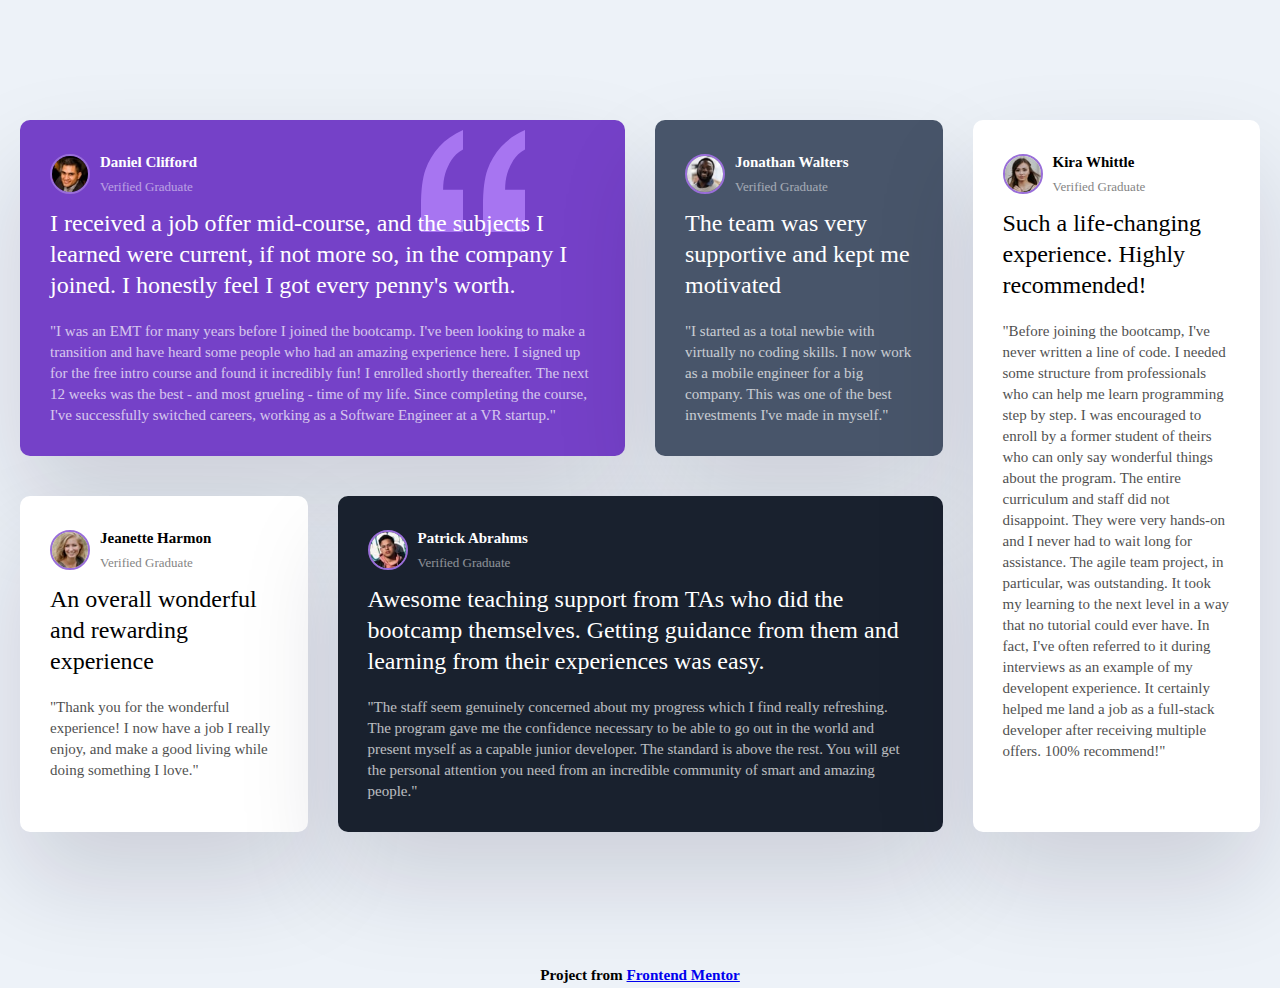
<file: GridCrashCours/Project/index.html>
<!DOCTYPE html>
<html lang="en">

<head>
    <meta charset="UTF-8" />
    <meta http-equiv="X-UA-Compatible" content="IE=edge" />
    <meta name="viewport" content="width=device-width, initial-scale=1.0" />
    <link rel="stylesheet" href="style.css" />
    <title>Testimonials</title>
</head>

<body>
    <div class="testimonials">
        <div class="card card--bg-purple">
            <header class="card__header">
                <img src="images/image-daniel.jpg" class="card__img" alt="" />
                <div>
                    <h3>Daniel Clifford</h3>
                    <p>Verified Graduate</p>
                </div>
            </header>
            <p class="card__lead">
                I received a job offer mid-course, and the subjects I learned were
                current, if not more so, in the company I joined. I honestly feel I
                got every penny's worth.
            </p>
            <p class="card__quote">
                "I was an EMT for many years before I joined the bootcamp. I've been
                looking to make a transition and have heard some people who had an
                amazing experience here. I signed up for the free intro course and
                found it incredibly fun! I enrolled shortly thereafter. The next 12
                weeks was the best - and most grueling - time of my life. Since
                completing the course, I've successfully switched careers, working as
                a Software Engineer at a VR startup."
            </p>
        </div>

        <div class="card card--bg-gray-blue">
            <header class="card__header">
                <img src="images/image-jonathan.jpg" class="card__img" alt="" />
                <div>
                    <h3>Jonathan Walters</h3>
                    <p>Verified Graduate</p>
                </div>
            </header>
            <p class="card__lead">
                The team was very supportive and kept me motivated
            </p>
            <p class="card__quote">
                "I started as a total newbie with virtually no coding skills. I now
                work as a mobile engineer for a big company. This was one of the best
                investments I've made in myself."
            </p>
        </div>

        <div class="card">
            <header class="card__header">
                <img src="images/image-jeanette.jpg" class="card__img" alt="" />
                <div>
                    <h3>Jeanette Harmon</h3>
                    <p>Verified Graduate</p>
                </div>
            </header>
            <p class="card__lead">An overall wonderful and rewarding experience</p>
            <p class="card__quote">
                "Thank you for the wonderful experience! I now have a job I really
                enjoy, and make a good living while doing something I love."
            </p>
        </div>

        <div class="card card--bg-black-blue">
            <header class="card__header">
                <img src="images/image-patrick.jpg" class="card__img" alt="" />
                <div>
                    <h3>Patrick Abrahms</h3>
                    <p>Verified Graduate</p>
                </div>
            </header>
            <p class="card__lead">
                Awesome teaching support from TAs who did the bootcamp themselves.
                Getting guidance from them and learning from their experiences was
                easy.
            </p>
            <p class="card__quote">
                "The staff seem genuinely concerned about my progress which I find
                really refreshing. The program gave me the confidence necessary to be
                able to go out in the world and present myself as a capable junior
                developer. The standard is above the rest. You will get the personal
                attention you need from an incredible community of smart and amazing
                people."
            </p>
        </div>

        <div class="card">
            <header class="card__header">
                <img src="images/image-kira.jpg" class="card__img" alt="" />
                <div>
                    <h3>Kira Whittle</h3>
                    <p>Verified Graduate</p>
                </div>
            </header>
            <p class="card__lead">
                Such a life-changing experience. Highly recommended!
            </p>
            <p class="card__quote">
                "Before joining the bootcamp, I've never written a line of code. I
                needed some structure from professionals who can help me learn
                programming step by step. I was encouraged to enroll by a former
                student of theirs who can only say wonderful things about the program.
                The entire curriculum and staff did not disappoint. They were very
                hands-on and I never had to wait long for assistance. The agile team
                project, in particular, was outstanding. It took my learning to the
                next level in a way that no tutorial could ever have. In fact, I've
                often referred to it during interviews as an example of my developent
                experience. It certainly helped me land a job as a full-stack
                developer after receiving multiple offers. 100% recommend!"
            </p>
        </div>
    </div>

    <footer>
        <h3>
            Project from
            <a href="https://www.frontendmentor.io/challenges/testimonials-grid-section-Nnw6J7Un7">Frontend Mentor</a>
        </h3>
    </footer>
</body>

</html>
</file>
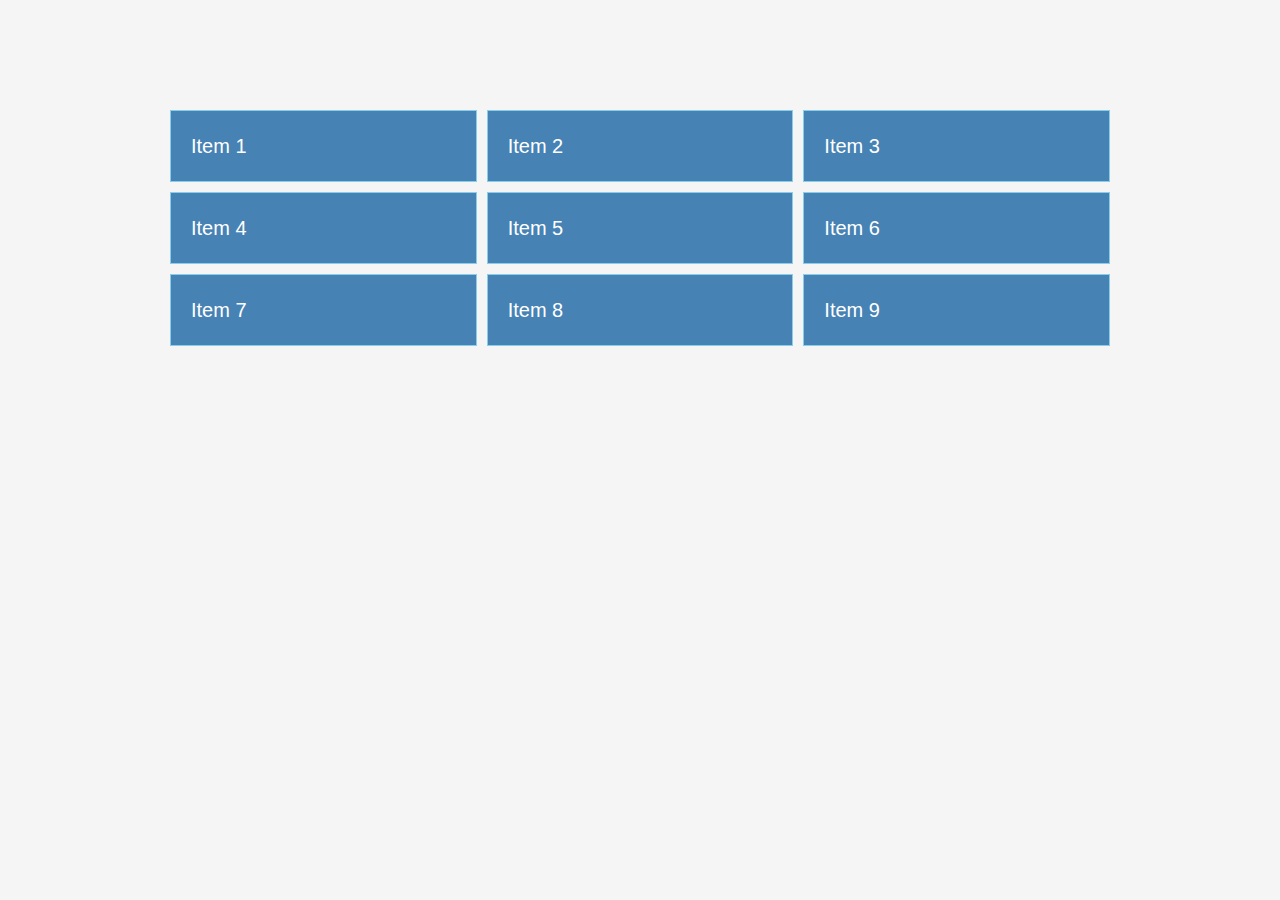
<file: GridCrashCours/sandbox/index.html>
<!DOCTYPE html>
<html lang="en">

<head>
    <meta charset="UTF-8">
    <meta http-equiv="X-UA-Compatible" content="IE=edge">
    <meta name="viewport" content="width=device-width, initial-scale=1.0">
    <link rel="stylesheet" href="styles.css">
    <title>CSS Grid Crash Course</title>
</head>

<body>
    <div class="container">
        <div class="item">Item 1</div>
        <div class="item">Item 2</div>
        <div class="item">Item 3</div>
        <div class="item">Item 4</div>
        <div class="item">Item 5</div>
        <div class="item">Item 6</div>
        <div class="item">Item 7</div>
        <div class="item">Item 8</div>
        <div class="item">Item 9</div>
    </div>

</body>

</html>
</file>
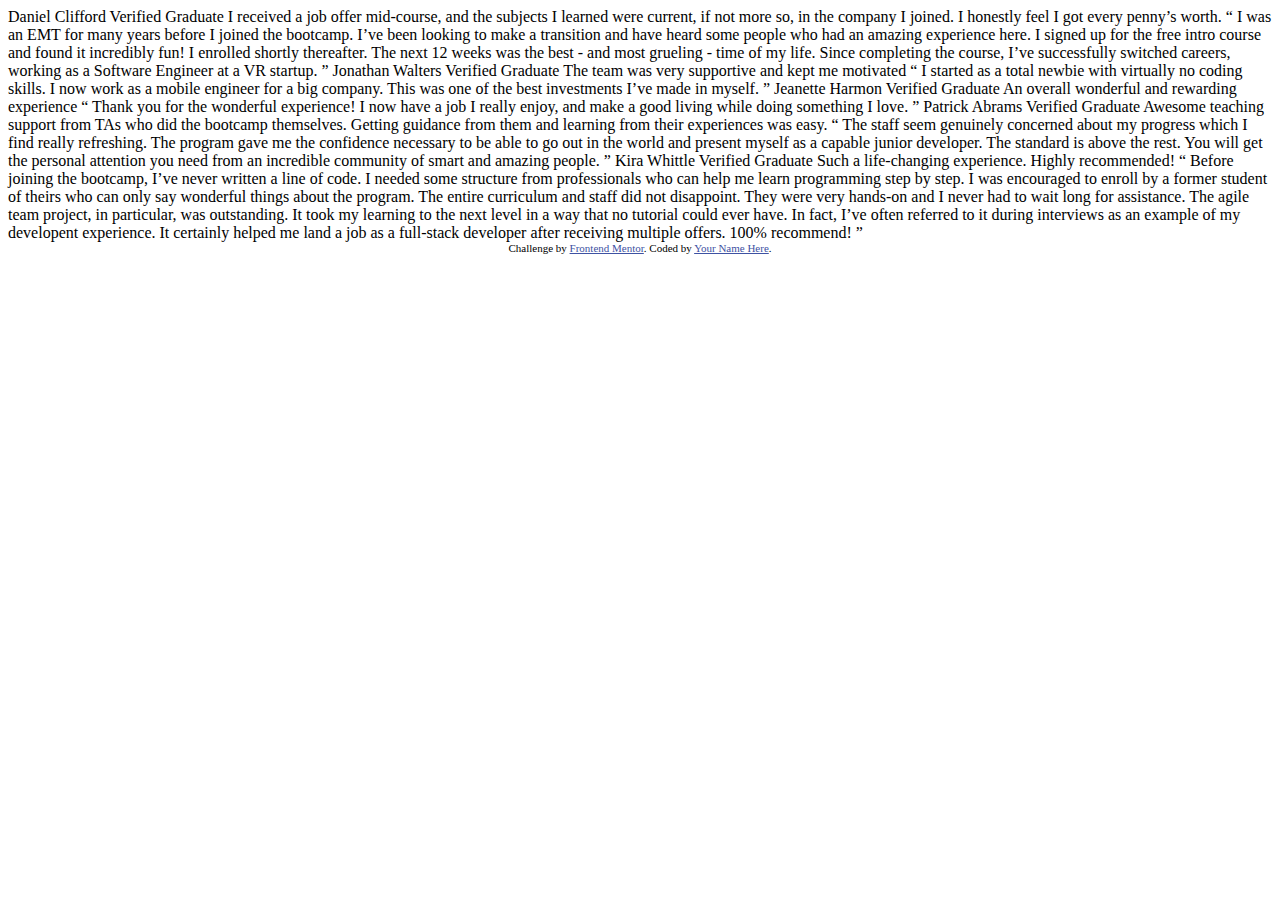
<file: GridCrashCours/Project/testimonials-grid-section-main/testimonials-grid-section-main/index.html>
<!DOCTYPE html>
<html lang="en">
<head>
  <meta charset="UTF-8">
  <meta name="viewport" content="width=device-width, initial-scale=1.0"> <!-- displays site properly based on user's device -->

  <link rel="icon" type="image/png" sizes="32x32" href="./images/favicon-32x32.png">
  
  <title>Frontend Mentor | [Challenge Name Here]</title>

  <!-- Feel free to remove these styles or customise in your own stylesheet 👍 -->
  <style>
    .attribution { font-size: 11px; text-align: center; }
    .attribution a { color: hsl(228, 45%, 44%); }
  </style>
</head>
<body>
  Daniel Clifford
  Verified Graduate

  I received a job offer mid-course, and the subjects I learned were current, if not more so, 
  in the company I joined. I honestly feel I got every penny’s worth.

  “ I was an EMT for many years before I joined the bootcamp. I’ve been looking to make a 
  transition and have heard some people who had an amazing experience here. I signed up 
  for the free intro course and found it incredibly fun! I enrolled shortly thereafter. 
  The next 12 weeks was the best - and most grueling - time of my life. Since completing 
  the course, I’ve successfully switched careers, working as a Software Engineer at a VR startup. ”

  Jonathan Walters
  Verified Graduate

  The team was very supportive and kept me motivated

  “ I started as a total newbie with virtually no coding skills. I now work as a mobile engineer 
  for a big company. This was one of the best investments I’ve made in myself. ”

  Jeanette Harmon
  Verified Graduate

  An overall wonderful and rewarding experience

  “ Thank you for the wonderful experience! I now have a job I really enjoy, and make a good living 
  while doing something I love. ”

  Patrick Abrams
  Verified Graduate

  Awesome teaching support from TAs who did the bootcamp themselves. Getting guidance from them and 
  learning from their experiences was easy.

  “ The staff seem genuinely concerned about my progress which I find really refreshing. The program 
  gave me the confidence necessary to be able to go out in the world and present myself as a capable 
  junior developer. The standard is above the rest. You will get the personal attention you need from 
  an incredible community of smart and amazing people. ”

  Kira Whittle
  Verified Graduate

  Such a life-changing experience. Highly recommended!

  “ Before joining the bootcamp, I’ve never written a line of code. I needed some structure from 
  professionals who can help me learn programming step by step. I was encouraged to enroll by a former 
  student of theirs who can only say wonderful things about the program. The entire curriculum and staff 
  did not disappoint. They were very hands-on and I never had to wait long for assistance. The agile team 
  project, in particular, was outstanding. It took my learning to the next level in a way that no tutorial 
  could ever have. In fact, I’ve often referred to it during interviews as an example of my developent 
  experience. It certainly helped me land a job as a full-stack developer after receiving multiple offers. 
  100% recommend! ”
  
  <div class="attribution">
    Challenge by <a href="https://www.frontendmentor.io?ref=challenge" target="_blank">Frontend Mentor</a>. 
    Coded by <a href="#">Your Name Here</a>.
  </div>
</body>
</html>
</file>
<file: GridCrashCours/Project/style.css>
*{
    padding: 0;
    margin: 0;
    box-sizing: border-box;
}
body{
    background: #edf2f8;
    font-family: Cambria, Cochin, Georgia, Times, 'Times New Roman', serif;
    line-height: 1.7;
    font-size: 13px;
}

.testimonials{
    max-width: 1440px;
    margin: 100px auto;
    padding: 20px;
    display: grid;
    grid-template-columns: repeat(4, 1fr);
    gap:30px;
}

.card{
    background: white;
    border-radius: 10px;
    padding: 30px;
    box-shadow: rgb(17, 12, 46, 0.15) 0px 48px 100px 0px;
    margin-bottom: 10px;
}

.card__header{
    display: flex;
    align-items: center;
    margin-bottom: 10px;
}
.card__header h3{
    font-size: 15px;

}

.card__header p{
    opacity: 50%;
}

.card__img{
    width: 40px;
    height: 40px;
    border-radius: 50%;
    border: 2px solid #996ed9;
    margin-right: 10px;
}

.card__lead{
    font-size: 1.5rem;
    font-weight: 500;
    line-height: 1.3;
    margin-bottom: 20px;

}


.card__quote{
    font-size: 15px;
    font-weight: 500;
    line-height: 1.4;
    opacity: 70%;

}

.card--bg-purple{
    background: hsl(263, 55%,52%);
    color: white;
    background-image: url("./images/bg-pattern-quotation.svg");
    background-repeat: no-repeat;
    background-position: top 10px right 100px;
}

.card--bg-gray-blue{
    background: hsl(217, 19%, 35%);
    color: white;
}


.card--bg-black-blue{
    background: hsl(219, 29%, 14%);
    color: white;
}


footer{
    text-align: center;
}

.card:nth-of-type(1){
    grid-column: 1/3;
}

.card:nth-of-type(2){
    grid-column: 3;
    grid-row: 1;
}

.card:nth-of-type(3){
    grid-column: 1;
    grid-row: 2;
}

.card:nth-of-type(4){
    grid-column: 2/4;
    grid-row: 2;
}
.card:nth-of-type(5){
    grid-column: 4;
    grid-row: 1/3;
}
/* 
background: black;
grid-column: 1 / 3;
/* height: 100px;
width: 100px;
align-self: center;
justify-content: center; */ */
</file>
<file: GridCrashCours/sandbox/styles.css>
*{
    box-sizing: border-box;
    padding: 0;
    margin: 0;
}

body{
    font-family: 'Open Sans', sans-serif;
    font-size: 16;
    line-height: 1.5;
    color:#333;
    background: #f5f5f5;
}

.container {
    max-width: 960px;
    margin: 100px auto;
    padding: 10px;
    display: grid;
    grid-template-columns: repeat(3, 1fr);
    gap: 10px;
    /* align-items: end;
    justify-content: center;
     */
    /* column-gap: 10px;
    row-gap: 10px; */
    /* grid-auto-rows: minmax(100px, auto); */
    /* grid-template-rows: minmax(100px, auto); */
}

 .item{
    background: steelblue;
    color: white;
    font-size: 20px;
    padding: 20px;
    border: skyblue 1px solid;
}
/*
.item:nth-of-type(1){
    background: black;
    grid-column: 1 / 3;
    /* height: 100px;
    width: 100px;
    align-self: center;
    justify-content: center; */
/* }

.item:nth-of-type(3){
    background: grey;
    grid-row: 2 / 4;
} */ 

@media (max-width 500px) {
    .container{
        grid-template-columns: 1fr;
    }
}
</file>
